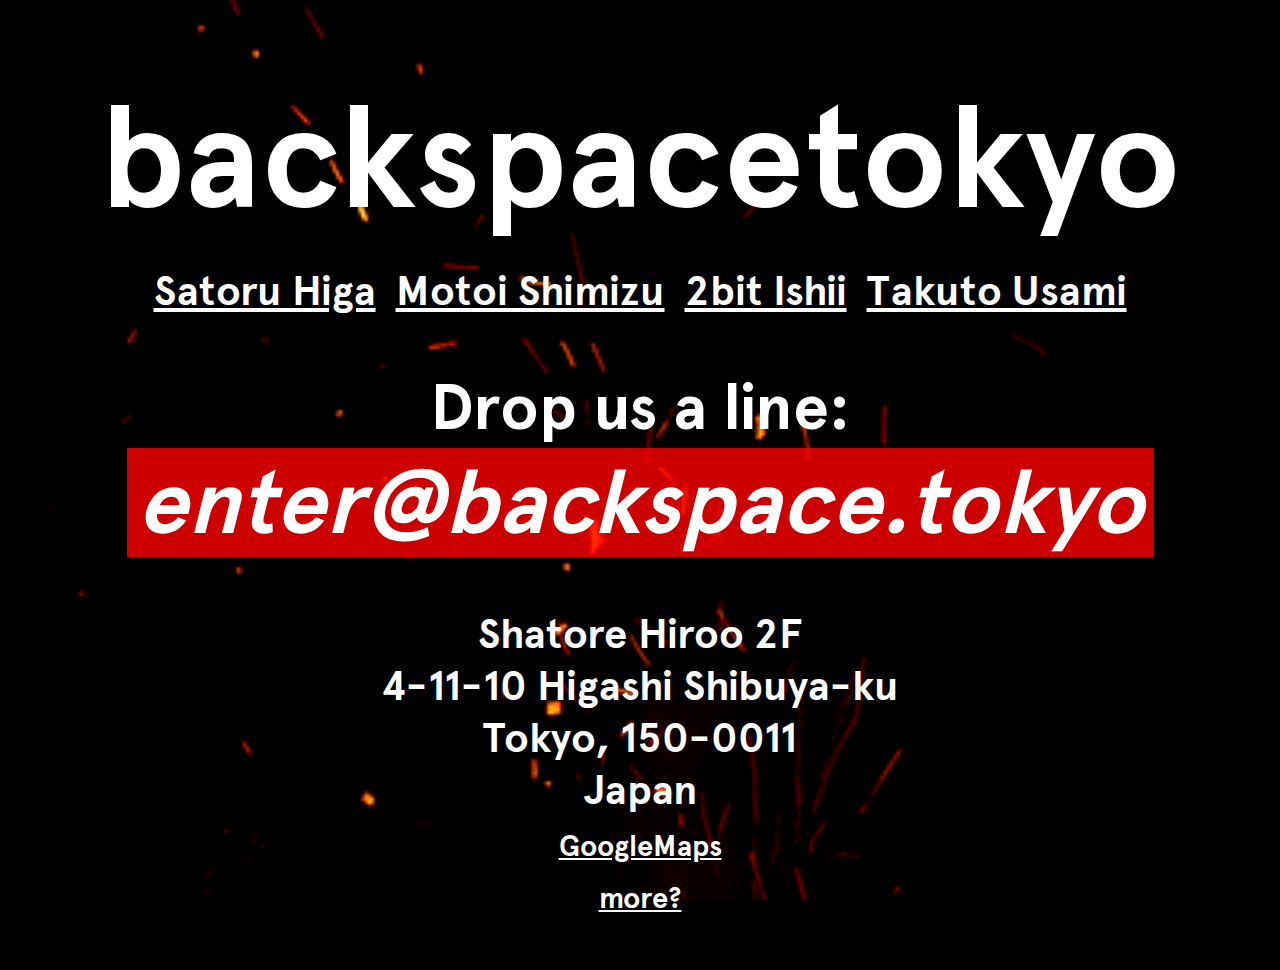
<file: en/index.html>
<!DOCTYPE html>
<html lang="en">
<head>
<meta charset="utf-8">
<title>backspacetokyo</title>
<!--[if lt IE 9]>
<script src="http://html5shim.googlecode.com/svn/trunk/html5.js"></script>
<![endif]-->
<meta name="keywords" content="backspacetokyo, backspace, satoruhiga, motoishmz, 2bit">
<meta name="viewport" content="width=device-width">
<meta name="format-detection" content="telephone=no">
<link rel="stylesheet" href="en.css" type="text/css">
<link rel="stylesheet" href="en-mobile.css" type="text/css">
<meta property="og:title" content="backspacetokyo ⌫">
<meta property="og:type" content="website">
<meta property="og:site_name" content="backspacetokyo">
<meta property="og:image" content="http://backspace.tokyo/en/backspace.png">
<meta property="og:description" content="backspacetokyo website">
<meta property="og:url" content="http://backspace.tokyo/">
<meta property="og:site_name" content="backspacetokyo ⌫">
</head>
<body>
<h1><span>backspace</span>tokyo</h1>

<ul class="our-men"><!--
	--><li><a href="http://www.satoruhiga.com/">Satoru Higa</a></li><!--
	--><li><a href="http://nuafk.jp/">Motoi Shimizu</a></li><!--
	--><li><a href="http://2bit.jp/">2bit Ishii</a></li><!--
	--><li><a href="https://vimeo.com/124225368">Takuto Usami</a></li><!--
--></ul>

<p class="drop-us-a-line">
	Drop us a line:<br><!--
	--><em>enter@backspace.tokyo</em>
</p>

<p class="our-place">
	Shatore Hiroo 2F<br>
	4-11-10 Higashi Shibuya-ku<br>
	Tokyo, 150-0011<br>
	Japan<br>
	<a href="https://goo.gl/dJa6qN">GoogleMaps</a>
	<span id="alt-link"></span>
</p>

<script>
	(function(){
		var test_pattern = location.search.substr(1);
		document.getElementsByTagName("html")[0].id = test_pattern;

		var elem_to_next_page = document.createElement("a");
		var alt_link = document.getElementById("alt-link");
		var alt_href = "./";
		var alt_inner_html = "";

		if (test_pattern === "more") {
			alt_inner_html = "less?";
		}
		else {
			alt_href += "?more"
			alt_inner_html = "more?";
		}
		elem_to_next_page.href = alt_href;
		elem_to_next_page.innerHTML = alt_inner_html;
		alt_link.appendChild(elem_to_next_page);
	})();
</script>
<script>
	(function(i,s,o,g,r,a,m){i['GoogleAnalyticsObject']=r;i[r]=i[r]||function(){
	(i[r].q=i[r].q||[]).push(arguments)},i[r].l=1*new Date();a=s.createElement(o),
	m=s.getElementsByTagName(o)[0];a.async=1;a.src=g;m.parentNode.insertBefore(a,m)
	})(window,document,'script','//www.google-analytics.com/analytics.js','ga');

	ga('create', 'UA-62533129-1', 'auto');
	ga('send', 'pageview');
</script>
</body>
</html>
</file>
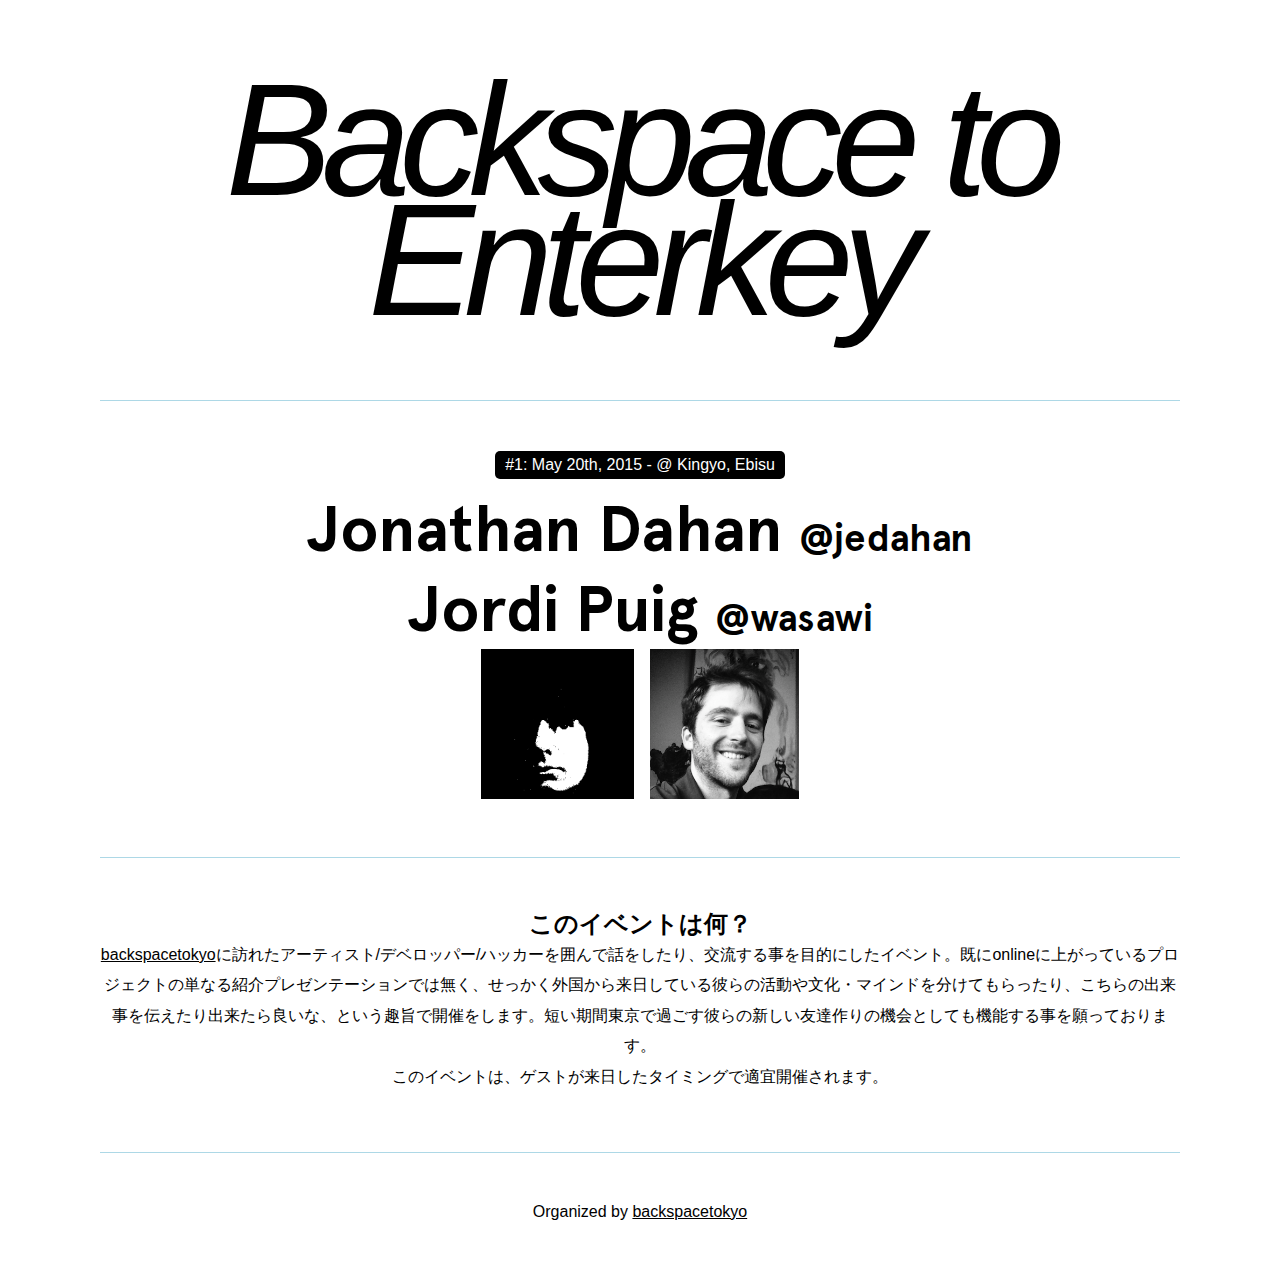
<file: enterkey/index.html>
<!DOCTYPE html>
<html lang="ja">
<head>
	<!--[if lt IE 9]>
		<script src="http://html5shiv.googlecode.com/svn/trunk/html5.js"></script>
	<![endif]-->
	<meta charset="UTF-8">
	<title>backspace to enterkey::backspacetokyo ⌫</title>
	<meta name="keywords" content="backspacetokyo, backspace, satoruhiga, motoishmz, 2bit">
	<meta name="description" content="backspacetokyoに訪れたアーティスト/デベロッパー/ハッカーを囲んで話をしたり、交流する事を目的にしたイベント。">
	<meta name="robots" content="index,follow">
	<meta name="format-detection" content="telephone=no">
	<meta name="viewport" content="width=device-width">
	<link href="./enterkey.css" rel="stylesheet" type="text/css">
	<link href="./enterkey.mobile.css" rel="stylesheet" type="text/css">
	<!-- begin og -->
	<meta property="og:title" content="backspace to enterkey">
	<meta property="og:type" content="website">
	<meta property="og:site_name" content="backspace to enterkey">
	<meta property="og:image" content="http://backspace.tokyo/backspace.jpg">
	<meta property="og:description" content="backspacetokyoに訪れたアーティスト/デベロッパー/ハッカーを囲んで話をしたり、交流する事を目的にしたイベント。">
	<meta property="og:url" content="http://backspace.tokyo/enterkey/">
	<meta property="og:site_name" content="backspacetokyo ⌫">
	<!-- end og -->
</head>
<body>

<h1><span>Backspace to</span> Enterkey</h1>
 
<hr/>

<ul class="guests">
	<li>
		<span class="tags">
			#1: May 20th, 2015 - @ Kingyo, Ebisu
		</span><br>
		<a href="./1/">
			Jonathan Dahan <span class="aka">@jedahan</span><br>
			Jordi Puig <span class="aka">@wasawi</span>
		<span class="avatars">
			<img src="./1/img/jedahan.gif"/>
			<img src="./1/img/jordi.png"/>
		</span>
		</a>
	</li>
</ul>


<hr/>

<h2>
	このイベントは何？
</h2>

<p class="slogan">
	<a href="../en">backspacetokyo</a>に訪れたアーティスト/デベロッパー/ハッカーを囲んで話をしたり、交流する事を目的にしたイベント。<wbr>
	既にonlineに上がっているプロジェクトの単なる紹介プレゼンテーションでは無く、せっかく外国から来日している彼らの活動や文化・マインドを分けてもらったり、こちらの出来事を伝えたり出来たら良いな、という趣旨で開催をします。短い期間東京で過ごす彼らの新しい友達作りの機会としても機能する事を願っております。<br>
	このイベントは、ゲストが来日したタイミングで適宜開催されます。
</p>

<hr/>

<footer>
	Organized by <a href="../en">backspacetokyo</a>
</footer>

<script>
	(function(i,s,o,g,r,a,m){i['GoogleAnalyticsObject']=r;i[r]=i[r]||function(){
	(i[r].q=i[r].q||[]).push(arguments)},i[r].l=1*new Date();a=s.createElement(o),
	m=s.getElementsByTagName(o)[0];a.async=1;a.src=g;m.parentNode.insertBefore(a,m)
	})(window,document,'script','//www.google-analytics.com/analytics.js','ga');

	ga('create', 'UA-62533129-1', 'auto');
	ga('send', 'pageview');
</script>
</body>
</html>
</file>
<file: en/en.css>
@charset "utf-8";

body
{
    animation-duration: 5.0s;
    animation-name: fade-in;
	-moz-animation-duration: 5.0s;
	-moz-animation-name: fade-in;
	-webkit-animation-duration: 5.0s;
	-webkit-animation-name: fade-in;
}
@keyframes fade-in {
	0% {
		display: none;
		opacity: 0;
	}

	1% {
		display: block;
		opacity: 0;
	}

	100% {
		display: block;
		opacity: 1;
	}
}
@-moz-keyframes fade-in {
	0% {
		display: none;
		opacity: 0;
	}

	1% {
		display: block;
		opacity: 0;
	}

	100% {
		display: block;
		opacity: 1;
	}
}
@-webkit-keyframes fade-in {
	0% {
		display: none;
		opacity: 0;
	}

	1% {
		display: block;
		opacity: 0;
	}

	100% {
		display: block;
		opacity: 1;
	}
}
*
{
	margin:0;
	padding:0;
}



/*
	font, cover
*/
html
{
	background:url(cover.gif) center center no-repeat fixed black;
	-webkit-background-size: cover;
	-moz-background-size: cover;
	-o-background-size: cover;
	background-size: cover;
}
html#more { background-image:url(cover-more.gif); }

@font-face
{
	font-family:'ApercuBold';
	src:url('../fonts/apercubold.ttf') format('truetype');
}
body
{
	font-size:400%;
	font-family:'ApercuBold';
	color:#fff;
	text-align:center;
}
::selection
{
	background:#f00;
	color:#fff;
}


/*
	text decoration, color
*/
a,
p.drop-us-a-line em
{
	transition: background-color 0.18s linear;
}
a:link,
a:visited {
	color:#fff;
	background-color:transparent;
}
a:hover,
a:active {
	color:#fff;
	background-color:#f00;
}


/*
	structure
*/
body
{
	max-width:1300px;
	margin:0 auto;
	padding-top:100px;
}

/* spacing */
h1,
ul.our-men,
p.drop-us-a-line,
p.our-place
{
	margin-bottom:50px;
}
ul.our-men li a,
p.drop-us-a-line em
{
	padding:0 10px;
}



/*
	...
*/

/* heading */
h1
{
	font-weight:normal;
	font-size:270%;
	line-height:0.8;
}

/* our-men */
ul.our-men
{
	margin-left:0;
	padding-left:0;
}
ul.our-men li
{
	text-decoration:none;
	display:inline-block;
}

/* ... */
.our-men,
.our-place
{
	font-size:65%;
}
p.our-place a
{
	font-size:70%;
}
p.drop-us-a-line em
{
	font-size:140%;
	background:rgba(255, 0, 0, 0.8);
}
p.drop-us-a-line em:hover
{
	background:rgba(255, 255, 0, 0.8);
}
#alt-link
{
	display:block;
}
</file>
<file: en/en-mobile.css>
@charset "utf-8";


@media only screen and
(max-width : 1300px) {
	
	h1
	{
		font-size:11.25vw;
	}
	p.drop-us-a-line em	
	{
		font-size:7vw;
	}
}

@media only screen and
(max-width : 480px) {

	body
	{
		padding-top:50px;
		font-size:200%;
	}
	h1
	{
		font-size:200%;
		padding-bottom:20px; /* bicho */
	}
	
	h1,
	ul.our-men,
	p.drop-us-a-line,
	p.our-place
	{
		margin-bottom:20px;
	}
	h1 span
	{
		display:block;
	}
	
}
</file>
<file: enterkey/enterkey.css>
@charset "utf-8";

*
{
	margin:0;
	padding:0;
}



/*
	font, cover
*/

@font-face
{
	font-family:'ApercuBold';
	src:url('../fonts/apercubold.ttf') format('truetype');
}
body
{
	font-family:Helvetica, 'ApercuBold';
	color:black;
	text-align:center;
	background:#fff;
}
::selection
{
	background:#000;
	color:#fff;
}


/*
	text decoration, color
*/
a
{
	text-decoration:none;
	transition: background-color 0.14s linear;
	transition: color 0.14s linear;
}
a:link,
a:visited {
	color:black;
	background-color:transparent;
}
a:hover,
a:active {
	color:#fff;
	background-color:black;
}



body
{
	padding:50px 100px;
	text-align:center;
}


/* ... */
h1
{
	margin-bottom:30px;
}
p
{
	margin-bottom:60px;
}


/* ... */
h1
{
	padding:30px 0 50px;
	color:black;
	font-style:italic;
	font-weight:normal;
	font-size:1000%;
	line-height:0.75;
	letter-spacing:-11px;
}
h1 span
{
	display:block;
}
.slogan
{
	line-height:1.9;
}
.guests li
{
	list-style:none;
	margin-bottom:40px;
}
.guests li .tags
{
	display:inline-block;
	background:black;
	margin-bottom:10px;
	padding:5px 10px;
	color:white;
	border-radius:5px;
}
.guests li a
{
	font-family:'ApercuBold';
	font-size:400%;
}
.guests li a
{
	display:inline-block;
}
.guests li .aka
{
	font-size:60%;
}
.guests li .avatars
{
	display:block;
}
.guests li .avatars img
{
	height:150px;
}



hr
{
	border:none;
	border-top:1px solid lightblue;
	margin-bottom:50px;
}
p a,
footer a
{
	text-decoration:underline;
}
</file>
<file: enterkey/enterkey.mobile.css>
@charset "utf-8";


@media only screen and
(max-width : 1000px) {
	
	h1
	{
		font-size:13.25vw;
		letter-spacing:-10px;
	}
	.guests li a
	{
		font-size:30px;
	}
}

@media only screen and
(max-width : 640px) {

	body
	{
		padding:20px;
	}
	h1
	{
		font-size:17vw;
		letter-spacing:-5px;
		margin-bottom:10px;
	}
}
</file>
